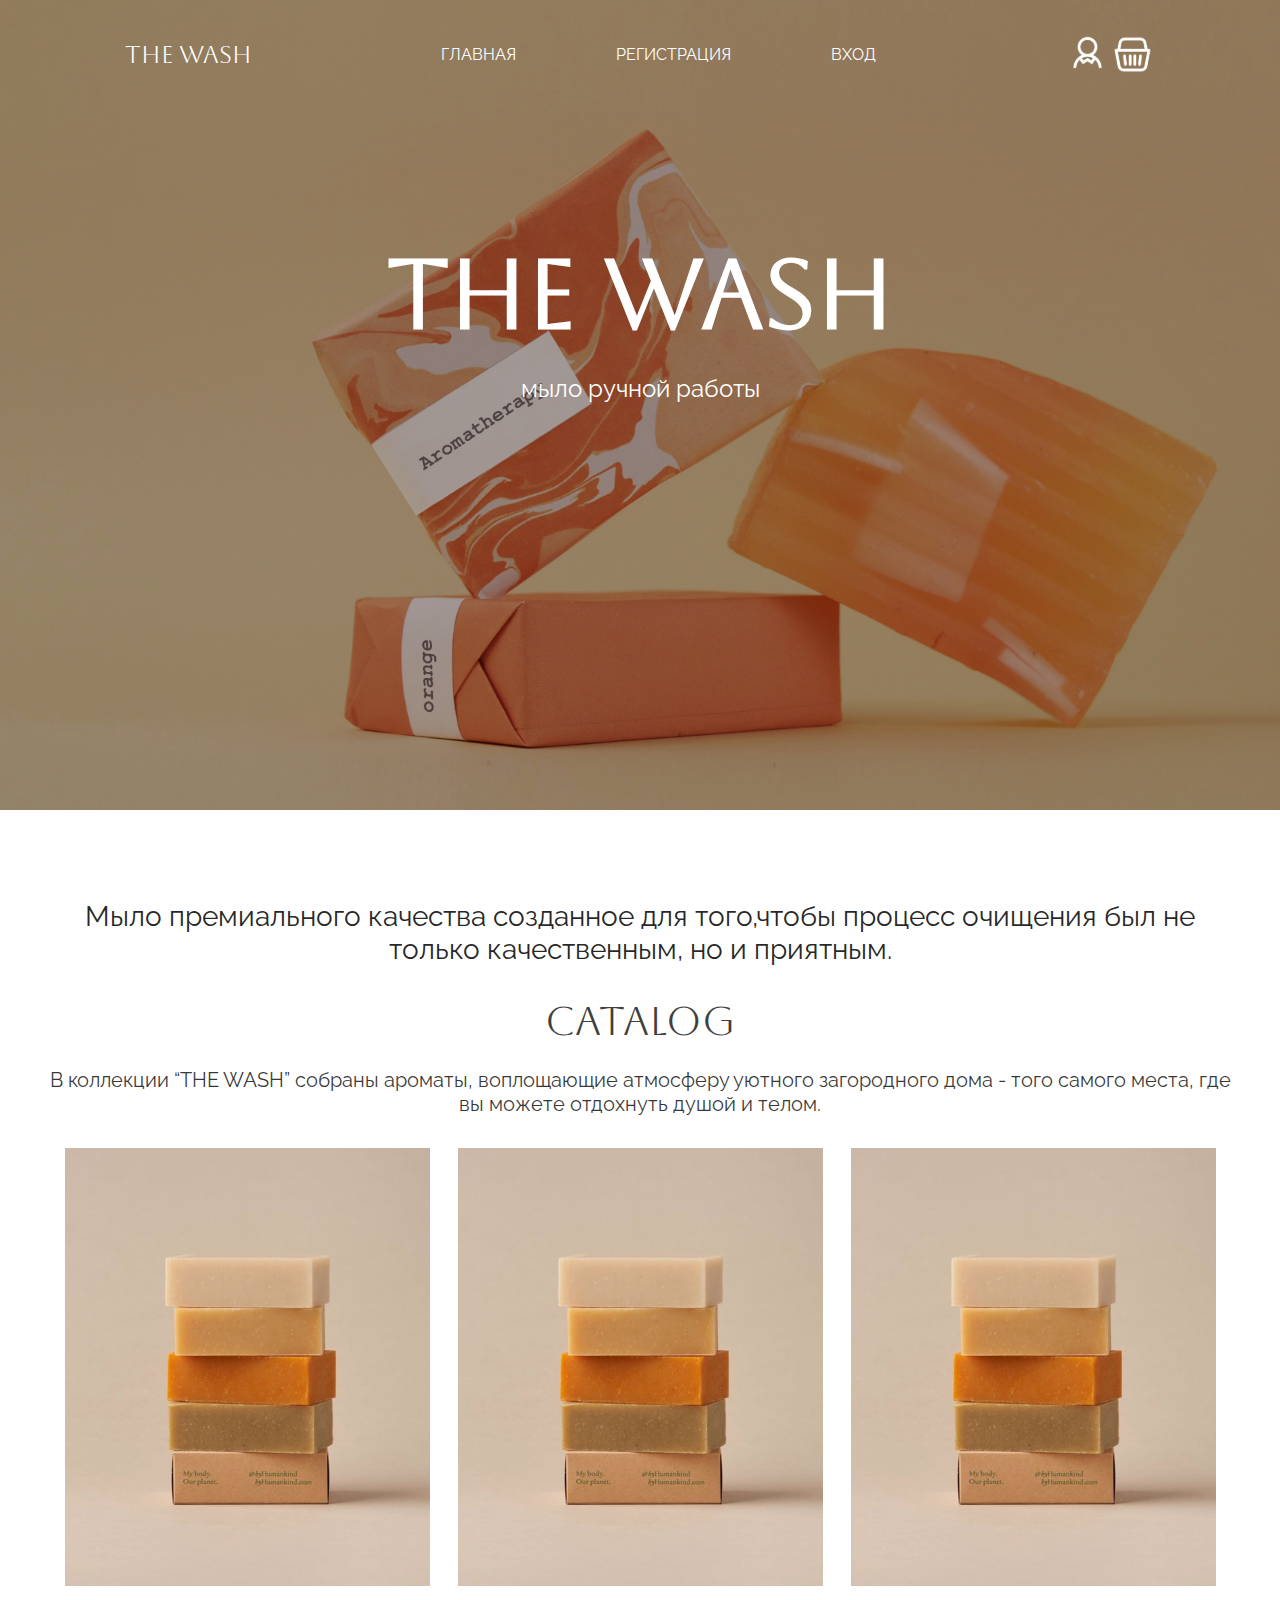
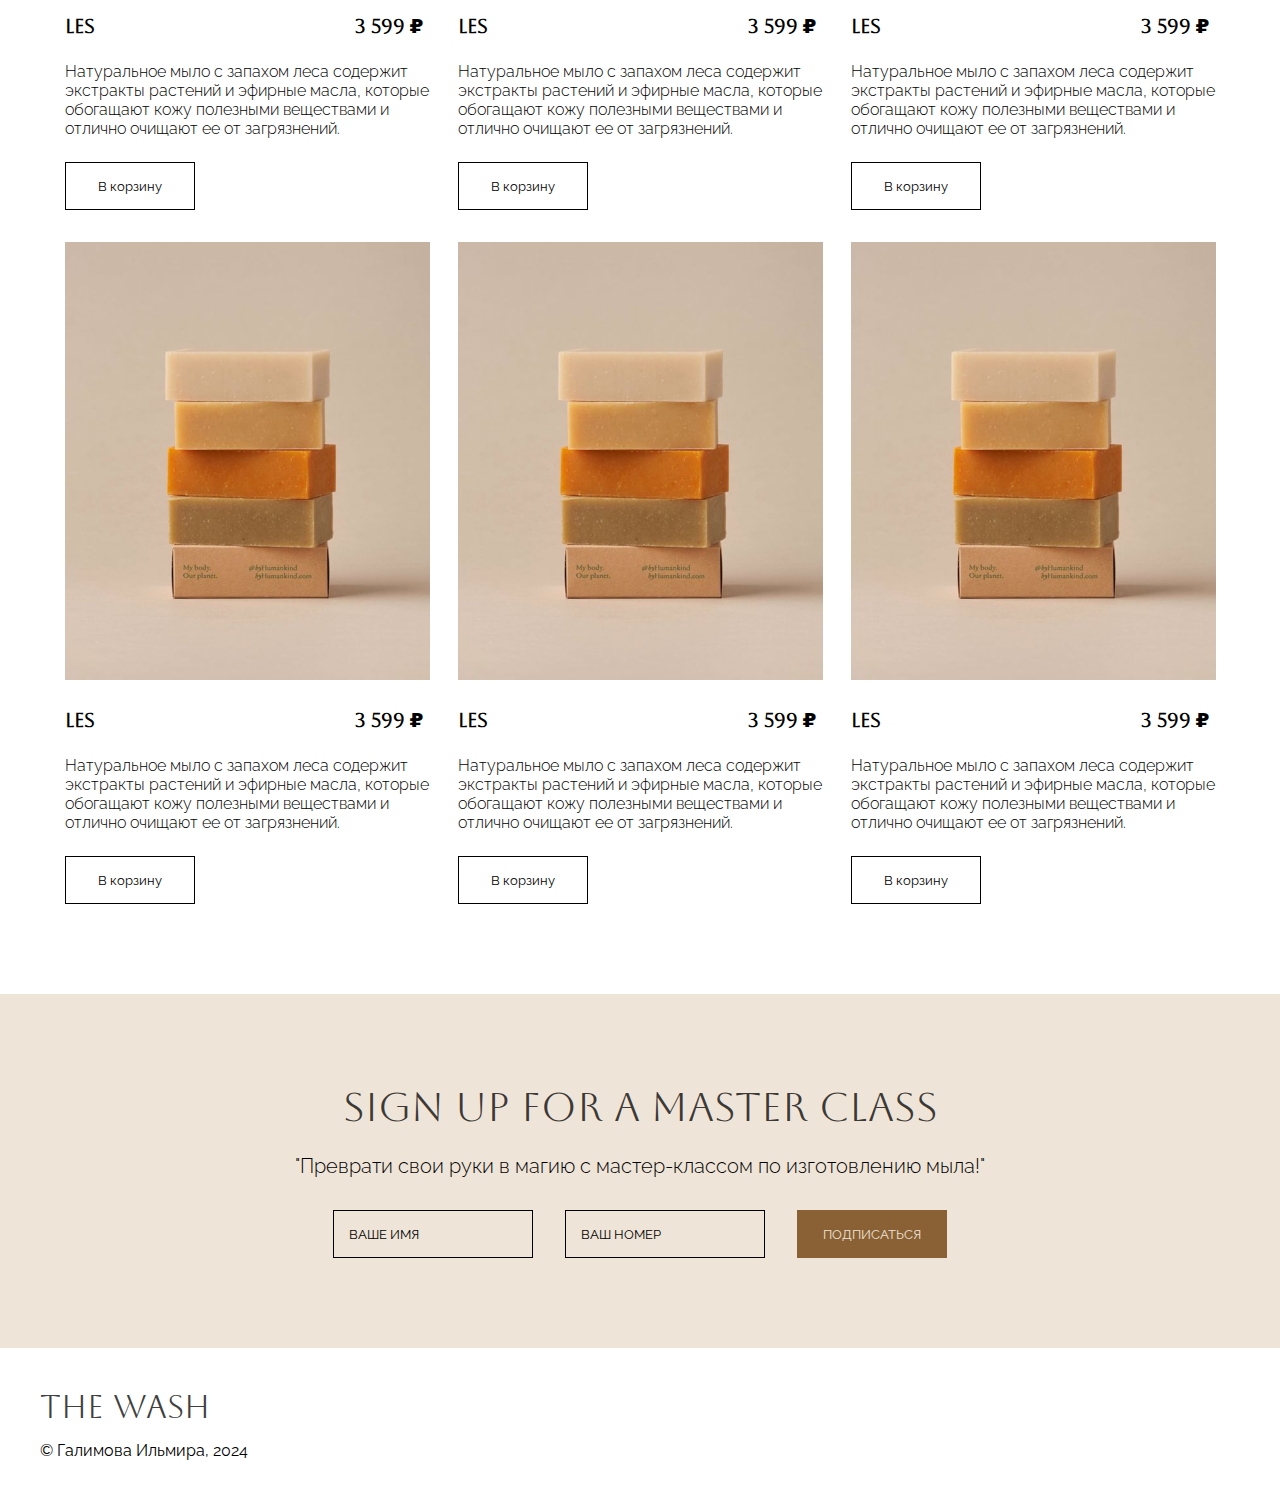
<file: index.html>
<!DOCTYPE html>
<html lang="ru">

<head>
    <meta charset="UTF-8">
    <meta http-equiv="X-UA-Compatible" content="IE=edge">
    <meta name="viewport" content="width=device-width, initial-scale=1.0">
    <link rel="stylesheet" href="assets/css/style.css">
    <link rel="preconnect" href="https://fonts.googleapis.com">
    <link rel="stylesheet" href="https://cdnjs.cloudflare.com/ajax/libs/font-awesome/6.5.1/css/all.min.css"
        integrity="sha512-DTOQO9RWCH3ppGqcWaEA1BIZOC6xxalwEsw9c2QQeAIftl+Vegovlnee1c9QX4TctnWMn13TZye+giMm8e2LwA=="
        crossorigin="anonymous" referrerpolicy="no-referrer" />
    <link rel="preconnect" href="https://fonts.gstatic.com" crossorigin>
    <link href="https://fonts.googleapis.com/css2?family=Raleway:ital,wght@0,100..900;1,100..900&display=swap"
        rel="stylesheet">
    <link rel="preconnect" href="https://fonts.googleapis.com">
    <link rel="preconnect" href="https://fonts.gstatic.com" crossorigin>
    <link
        href="https://fonts.googleapis.com/css2?family=Aboreto&family=Raleway:ital,wght@0,100..900;1,100..900&display=swap"
        rel="stylesheet">
    <title>Мыло ручной работы</title>
</head>

<body>
    <div class="banner">

        

        <div class="header_line">

            

            <a href="index.html">
                <h2>THE WASH</h2>
            </a>

            <i class="fa-solid fa-bars" style="color: #ffffff;"></i>

            <nav>
                <a href="index.html">ГЛАВНАЯ</a>
                <a href="reg.html">РЕГИСТРАЦИЯ</a>
                <a href="sign_in.html">ВХОД</a>
            </nav>

            <div class="icons">
                <a href="admin.html"><img src="assets/media/icons/Administrator Male.svg" alt=""></a>
                <img src="assets/media/icons/Basket.svg" alt="">
            </div>

        </div>

        <div class="banner_content">
            <h1>THE WASH</h1>
            <p>мыло ручной работы</p>
        </div>

        

    </div>
    

    <div class="katalog container">
        <p class="txt">Мыло премиального качества созданное для того,чтобы процесс очищения был не только качественным,
            но и
            приятным.</p>
        <h2>CATALOG</h2>
        <p class="txt2">В коллекции “THE WASH” собраны ароматы, воплощающие атмосферу уютного загородного дома - того
            самого места,
            где вы можете отдохнуть душой и телом.</p>

        <div class="tovar_items">

            <div class="tovar_item">

                <a href="tovar.html"><img src="assets/media/katalog/tov.png" alt=""></a>
                <div class="zag">
                    <h3>LES</h3>
                    <h3>3 599 ₽</h3>
                </div>
                <p>Натуральное мыло с запахом леса содержит экстракты растений и эфирные масла, которые обогащают кожу
                    полезными веществами и отлично очищают ее от загрязнений.</p>
                <button>В корзину</button>

            </div>
            <div class="tovar_item">

                <a href="tovar.html"> <img src="assets/media/katalog/tov.png" alt=""></a>
                <div class="zag">
                    <h3>LES</h3>
                    <h3>3 599 ₽</h3>
                </div>
                <p>Натуральное мыло с запахом леса содержит экстракты растений и эфирные масла, которые обогащают кожу
                    полезными веществами и отлично очищают ее от загрязнений.</p>
                <button>В корзину</button>

            </div>
            <div class="tovar_item">

                <a href="tovar.html"><img src="assets/media/katalog/tov.png" alt=""></a>
                <div class="zag">
                    <h3>LES</h3>
                    <h3>3 599 ₽</h3>
                </div>
                <p>Натуральное мыло с запахом леса содержит экстракты растений и эфирные масла, которые обогащают кожу
                    полезными веществами и отлично очищают ее от загрязнений.</p>
                <button>В корзину</button>

            </div>
        </div>
        <div class="tovar_items">
            <div class="tovar_item">

                <a href="tovar.html">  <img src="assets/media/katalog/tov.png" alt=""></a>
                <div class="zag">
                    <h3>LES</h3>
                    <h3>3 599 ₽</h3>
                </div>
                <p>Натуральное мыло с запахом леса содержит экстракты растений и эфирные масла, которые обогащают кожу
                    полезными веществами и отлично очищают ее от загрязнений.</p>
                <button>В корзину</button>

            </div>
            <div class="tovar_item">

                <a href="tovar.html">  <img src="assets/media/katalog/tov.png" alt=""></a>
                <div class="zag">
                    <h3>LES</h3>
                    <h3>3 599 ₽</h3>
                </div>
                <p>Натуральное мыло с запахом леса содержит экстракты растений и эфирные масла, которые обогащают кожу
                    полезными веществами и отлично очищают ее от загрязнений.</p>
                <button>В корзину</button>

            </div>
            <div class="tovar_item">

                <a href="tovar.html"> <img src="assets/media/katalog/tov.png" alt=""></a>
                <div class="zag">
                    <h3>LES</h3>
                    <h3>3 599 ₽</h3>
                </div>
                <p>Натуральное мыло с запахом леса содержит экстракты растений и эфирные масла, которые обогащают кожу
                    полезными веществами и отлично очищают ее от загрязнений.</p>
                <button>В корзину</button>

            </div>

        </div>

    </div>


    <!-- подписка на мастер класс -->

    <div class="podpiska">
        <div class="podpiska_content">
            <h2>sign up for a master class</h2>
            <p>"Преврати свои руки в магию с мастер-классом по изготовлению мыла!"</p>
        </div>
        <form action="">
            <input type="text" placeholder="ВАШЕ ИМЯ">
            <input type="phone" name="" id="" placeholder="ВАШ НОМЕР">
            <input type="button" value="ПОДПИСАТЬСЯ" class="form_btn">
        </form>
    </div>

    <!-- футер -->

    <footer>

        <a href="index.html">
            <h2>THE WASH</h2>
        </a>
        <p>© Галимова Ильмира, 2024</p>

    </footer>

</body>

</html>
</file>
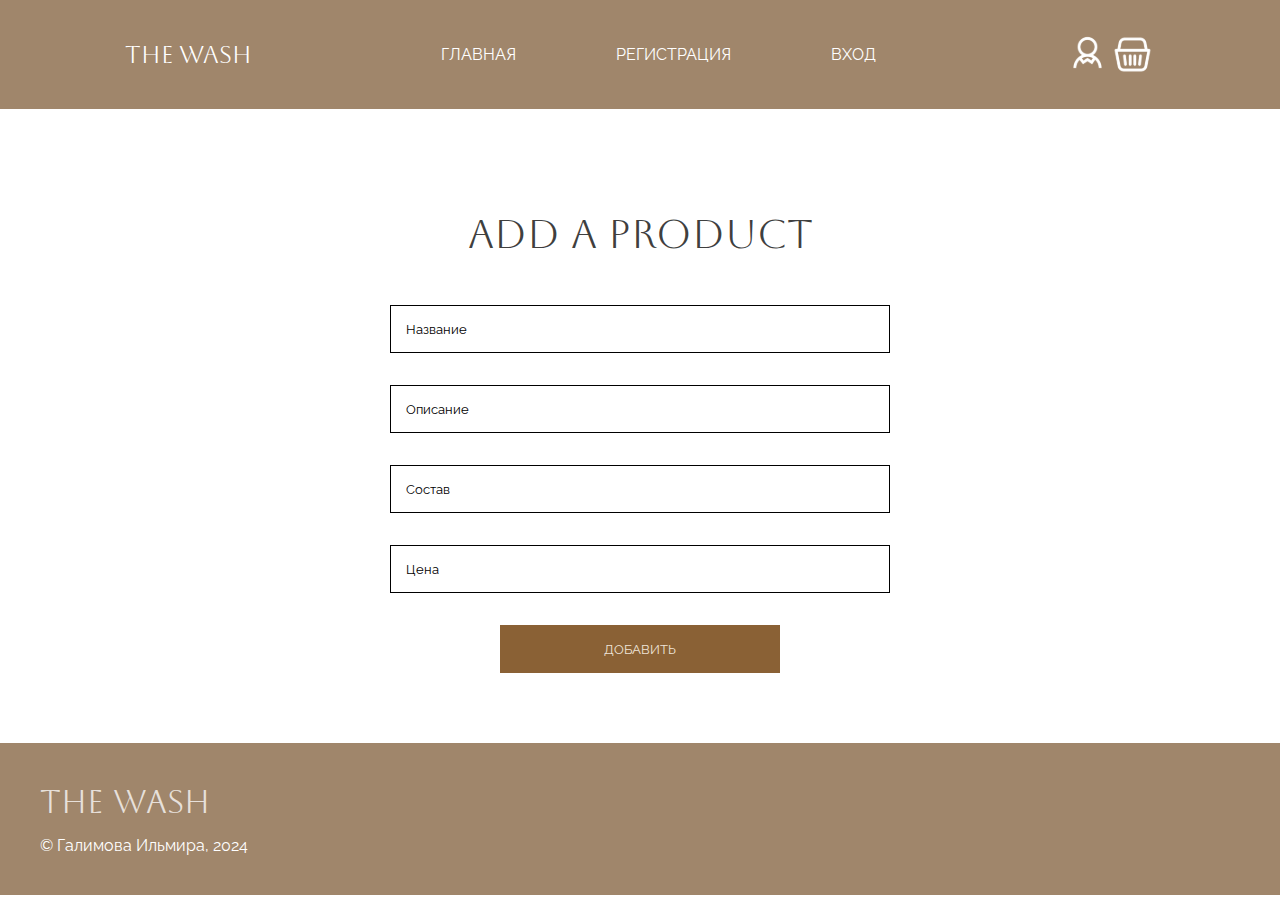
<file: add.html>
<!DOCTYPE html>
<html lang="ru">

<head>
    <meta charset="UTF-8">
    <meta http-equiv="X-UA-Compatible" content="IE=edge">
    <meta name="viewport" content="width=device-width, initial-scale=1.0">
    <link rel="stylesheet" href="assets/css/edit.css">
    <link rel="preconnect" href="https://fonts.googleapis.com">
    <link rel="preconnect" href="https://fonts.gstatic.com" crossorigin>
    <link rel="stylesheet" href="https://cdnjs.cloudflare.com/ajax/libs/font-awesome/6.5.1/css/all.min.css"
        integrity="sha512-DTOQO9RWCH3ppGqcWaEA1BIZOC6xxalwEsw9c2QQeAIftl+Vegovlnee1c9QX4TctnWMn13TZye+giMm8e2LwA=="
        crossorigin="anonymous" referrerpolicy="no-referrer" />
    <link href="https://fonts.googleapis.com/css2?family=Raleway:ital,wght@0,100..900;1,100..900&display=swap"
        rel="stylesheet">
    <link rel="preconnect" href="https://fonts.googleapis.com">
    <link rel="preconnect" href="https://fonts.gstatic.com" crossorigin>
    <link
        href="https://fonts.googleapis.com/css2?family=Aboreto&family=Raleway:ital,wght@0,100..900;1,100..900&display=swap"
        rel="stylesheet">
    <title>Мыло ручной работы</title>
</head>

<body>
    <!-- header -->

    <header>

        <a href="index.html">
            <h2>THE WASH</h2>
        </a>
        <i class="fa-solid fa-bars" style="color: #ffffff;"></i>
        <nav>
            <a href="index.html">ГЛАВНАЯ</a>
            <a href="reg.html">РЕГИСТРАЦИЯ</a>
            <a href="sign_in.html">ВХОД</a>
        </nav>

        <div class="icons">
            <a href="admin.html"> <img src="assets/media/icons/Administrator Male.svg" alt=""></a>
            <img src="assets/media/icons/Basket.svg" alt="">
        </div>
    </header>

<!-- registration -->

<div class="vhod container">

    <div class="vhod_border">

        <h2>ADD a product</h2>

        <form action="">
            <input type="txt" placeholder="Название">
            <input type="txt" placeholder="Описание">
            <input type="txt" placeholder="Состав">
            <input type="price" placeholder="Цена">
            <input type="button" value="ДОБАВИТЬ" class="form_btn">
        </form>
        
    </div>
</div>


 <!-- футер -->

 <footer>

    <a href="index.html">
        <h2>THE WASH</h2>
    </a>
    <p>© Галимова Ильмира, 2024</p>

</footer>

</body>

</html>
</file>
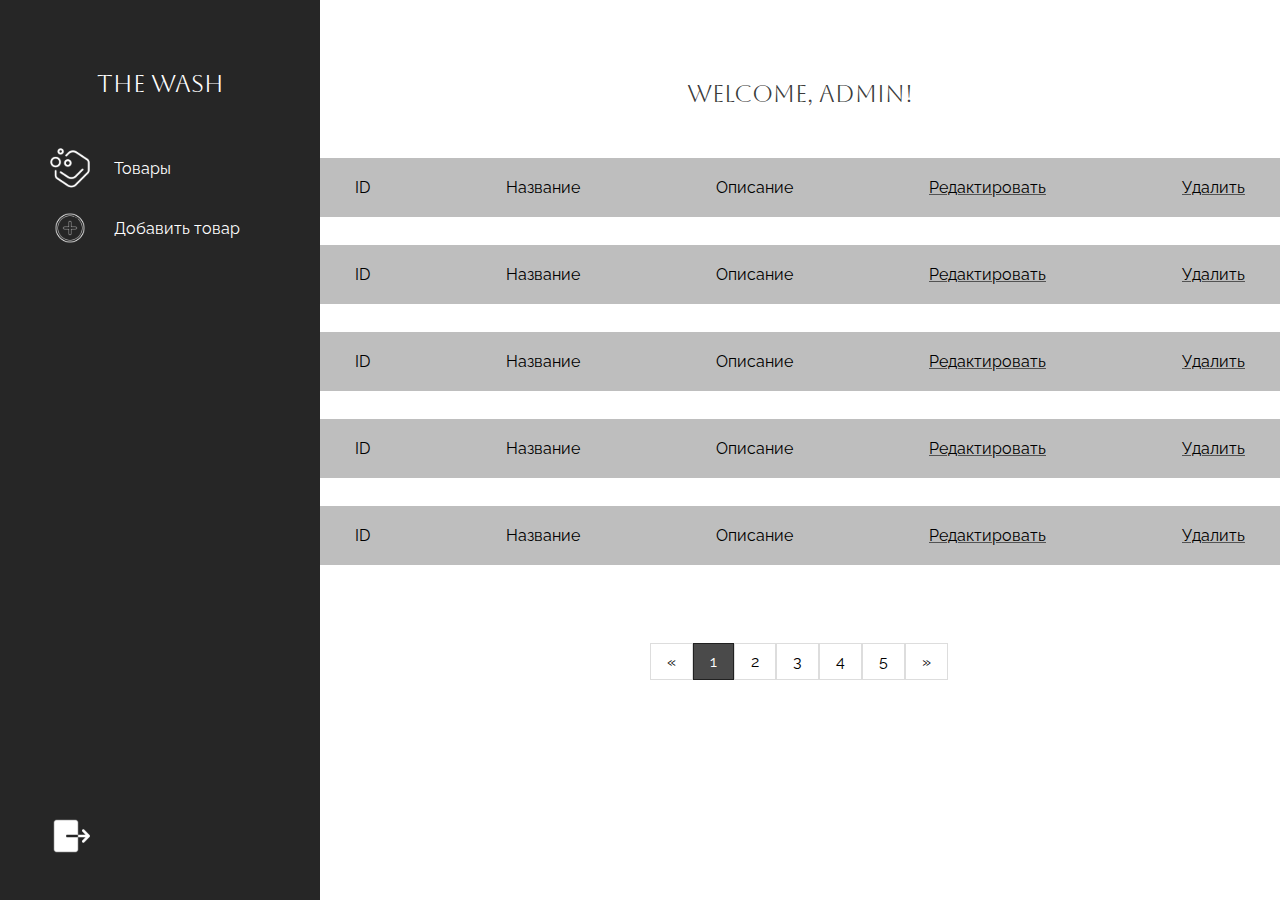
<file: admin.html>
<!DOCTYPE html>
<html lang="ru">

<head>
    <meta charset="UTF-8">
    <meta http-equiv="X-UA-Compatible" content="IE=edge">
    <meta name="viewport" content="width=device-width, initial-scale=1.0">
    <link rel="stylesheet" href="assets/css/admin.css">
    <link rel="preconnect" href="https://fonts.googleapis.com">
    <link rel="preconnect" href="https://fonts.gstatic.com" crossorigin>
    <link rel="stylesheet" href="https://cdnjs.cloudflare.com/ajax/libs/font-awesome/6.5.1/css/all.min.css"
        integrity="sha512-DTOQO9RWCH3ppGqcWaEA1BIZOC6xxalwEsw9c2QQeAIftl+Vegovlnee1c9QX4TctnWMn13TZye+giMm8e2LwA=="
        crossorigin="anonymous" referrerpolicy="no-referrer" />
    <link href="https://fonts.googleapis.com/css2?family=Raleway:ital,wght@0,100..900;1,100..900&display=swap"
        rel="stylesheet">
    <link rel="preconnect" href="https://fonts.googleapis.com">
    <link rel="preconnect" href="https://fonts.gstatic.com" crossorigin>
    <link
        href="https://fonts.googleapis.com/css2?family=Aboreto&family=Raleway:ital,wght@0,100..900;1,100..900&display=swap"
        rel="stylesheet">
    <title>Мыло ручной работы</title>
</head>

<body>

    <div class="admin">
        
        <div class="admin_win">

            <div class="admin_content">
                <h2>THE WASH</h2>
                <div class="icoons">
                    <div class="adm_icon"><img src="assets/media/icons/Soap.svg" alt=""><a href="">Товары</a></div>
                    <div class="adm_icon"> <img src="assets/media/icons/Add.svg" alt=""><a href="add.html">Добавить товар</a>
                    </div>
                </div>
				<div class="admin_exit">
					<a href="index.html"><img src="assets/media/icons/Logout.svg" alt=""></a>
				</div>
            </div>

        </div>
		<div class="block_content">	
            <i class="fa-solid fa-bars" style="color: #000000;"></i>
			<div class="admin_items">

            <h2 class="welcome">WELCOME, ADMIN!</h2>
            

            <div class="admin_item">
                <p>ID</p>
                <p>Название</p>
                <p>Описание</p>
                <a href="edit.html" class="adapt_icon"><img src="assets/media/icons/🦆 icon _pencil_.svg" alt=""></a>
                <a href="del.html" class="adapt_icon"><img src="assets/media/icons/Close.svg" alt=""></a>
                <a href="edit.html" class="ic">Редактировать</a>
                <a href="del.html" class="ic">Удалить</a>
            </div>

            <div class="admin_item">
                <p>ID</p>
                <p>Название</p>
                <p>Описание</p>
                <a href="edit.html" class="adapt_icon"><img src="assets/media/icons/🦆 icon _pencil_.svg" alt=""></a>
                <a href="del.html" class="adapt_icon"><img src="assets/media/icons/Close.svg" alt=""></a>
                <a href="edit.html" class="ic">Редактировать</a>
                <a href="del.html" class="ic">Удалить</a>
            </div>

            <div class="admin_item">
                <p>ID</p>
                <p>Название</p>
                <p>Описание</p>
                <a href="edit.html" class="adapt_icon"><img src="assets/media/icons/🦆 icon _pencil_.svg" alt=""></a>
                <a href="del.html" class="adapt_icon"><img src="assets/media/icons/Close.svg" alt=""></a>
                <a href="edit.html" class="ic">Редактировать</a>
                <a href="del.html" class="ic">Удалить</a>
            </div>

            <div class="admin_item">
                <p>ID</p>
                <p>Название</p>
                <p>Описание</p>
                <a href="edit.html" class="adapt_icon"><img src="assets/media/icons/🦆 icon _pencil_.svg" alt=""></a>
                <a href="del.html" class="adapt_icon"><img src="assets/media/icons/Close.svg" alt=""></a>
                <a href="edit.html" class="ic">Редактировать</a>
                <a href="del.html" class="ic">Удалить</a>
            </div>

            <div class="admin_item">
                <p>ID</p>
                <p>Название</p>
                <p>Описание</p>
                <a href="edit.html" class="adapt_icon"><img src="assets/media/icons/🦆 icon _pencil_.svg" alt=""></a>
                <a href="del.html" class="adapt_icon"><img src="assets/media/icons/Close.svg" alt=""></a>
                <a href="edit.html" class="ic">Редактировать</a>
                <a href="del.html" class="ic">Удалить</a>
            </div>
        </div>

			<div class="pagination">
            <a href="#">&laquo;</a>
            <a href="#" class="active">1</a>
            <a href="#">2</a>
            <a href="#">3</a>
            <a href="#">4</a>
            <a href="#">5</a>
            <a href="#">&raquo;</a>
        </div>
		</div>
    </div>
    
    

</body>

</html>
</file>
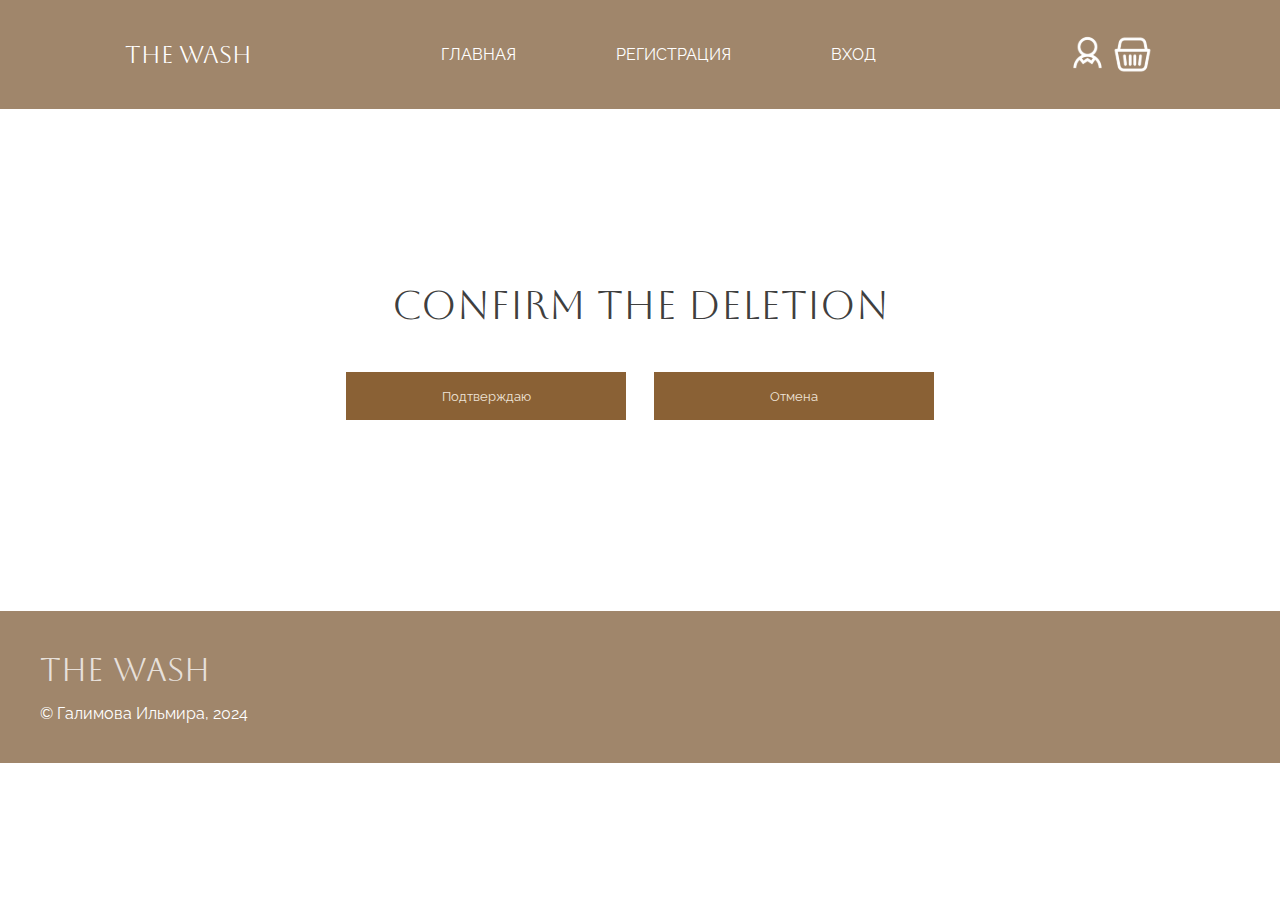
<file: del.html>
<!DOCTYPE html>
<html lang="ru">

<head>
    <meta charset="UTF-8">
    <meta http-equiv="X-UA-Compatible" content="IE=edge">
    <meta name="viewport" content="width=device-width, initial-scale=1.0">
    <link rel="stylesheet" href="assets/css/del.css">
    <link rel="preconnect" href="https://fonts.googleapis.com">
    <link rel="stylesheet" href="https://cdnjs.cloudflare.com/ajax/libs/font-awesome/6.5.1/css/all.min.css"
        integrity="sha512-DTOQO9RWCH3ppGqcWaEA1BIZOC6xxalwEsw9c2QQeAIftl+Vegovlnee1c9QX4TctnWMn13TZye+giMm8e2LwA=="
        crossorigin="anonymous" referrerpolicy="no-referrer" />
    <link rel="preconnect" href="https://fonts.gstatic.com" crossorigin>
    <link href="https://fonts.googleapis.com/css2?family=Raleway:ital,wght@0,100..900;1,100..900&display=swap"
        rel="stylesheet">
    <link rel="preconnect" href="https://fonts.googleapis.com">
    <link rel="preconnect" href="https://fonts.gstatic.com" crossorigin>
    <link
        href="https://fonts.googleapis.com/css2?family=Aboreto&family=Raleway:ital,wght@0,100..900;1,100..900&display=swap"
        rel="stylesheet">
    <title>Мыло ручной работы</title>
</head>

<body>
    <!-- header -->

    <header>

        <a href="index.html">
            <h2>THE WASH</h2>
        </a>

        <i class="fa-solid fa-bars" style="color: #ffffff;"></i>

        <nav>
            <a href="index.html">ГЛАВНАЯ</a>
            <a href="reg.html">РЕГИСТРАЦИЯ</a>
            <a href="sign_in.html">ВХОД</a>
        </nav>

        <div class="icons">
            <a href="admin.html"> <img src="assets/media/icons/Administrator Male.svg" alt=""></a>
            <img src="assets/media/icons/Basket.svg" alt="">
        </div>
    </header>

    <!-- registration -->

    <div class="vhod container">
        <h2>confirm the deletion</h2>

        <div class="vhod_border">

            <button class="form_btn">Подтверждаю</button>
            <button class="form_btn">Отмена</button>

        </div>
    </div>


    <!-- футер -->

    <footer>


        <a href="index.html">
            <h2>THE WASH</h2>
        </a>
        <p>© Галимова Ильмира, 2024</p>

    </footer>

</body>

</html>
</file>
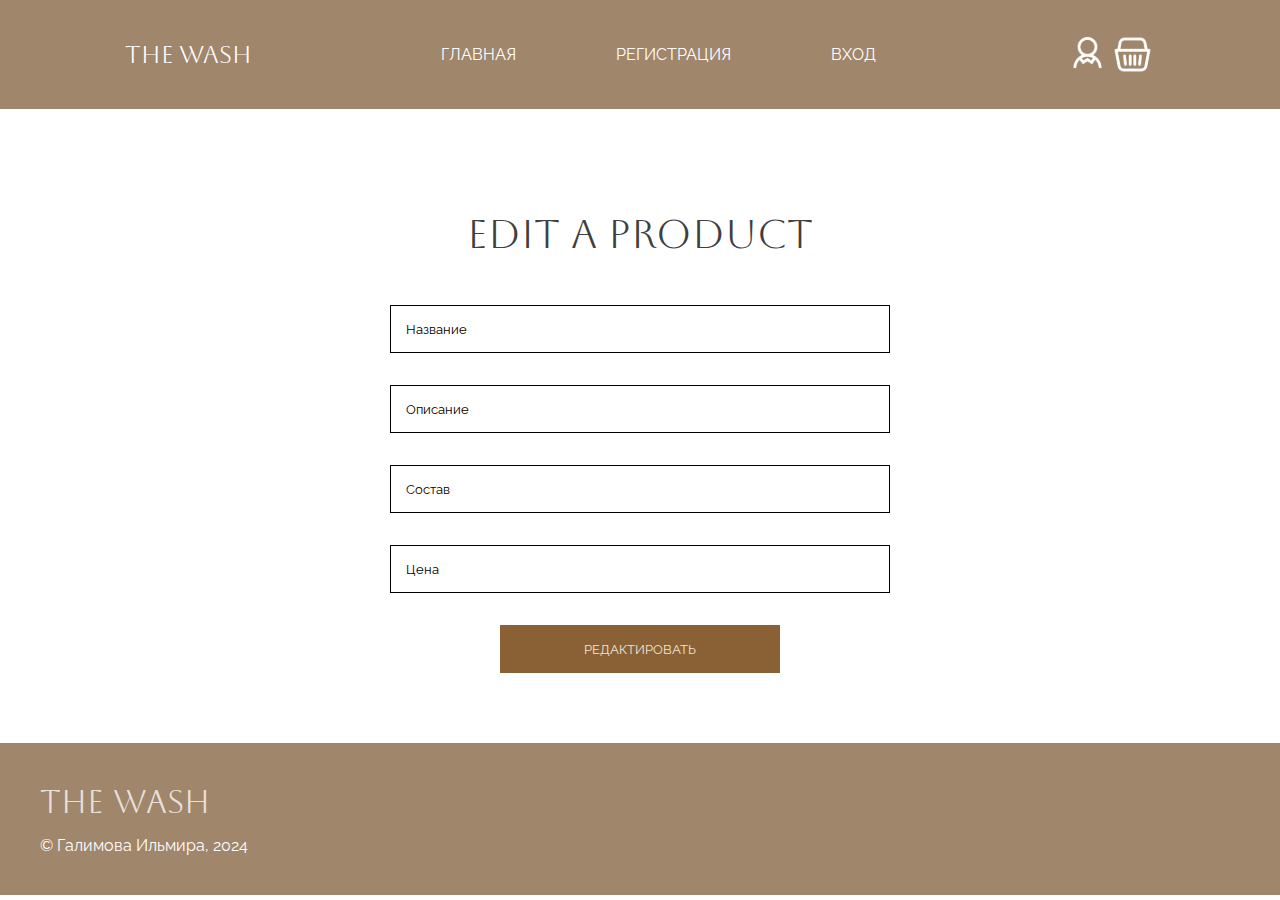
<file: edit.html>
<!DOCTYPE html>
<html lang="ru">

<head>
    <meta charset="UTF-8">
    <meta http-equiv="X-UA-Compatible" content="IE=edge">
    <meta name="viewport" content="width=device-width, initial-scale=1.0">
    <link rel="stylesheet" href="assets/css/edit.css">
    <link rel="preconnect" href="https://fonts.googleapis.com">
    <link rel="preconnect" href="https://fonts.gstatic.com" crossorigin>
    <link rel="stylesheet" href="https://cdnjs.cloudflare.com/ajax/libs/font-awesome/6.5.1/css/all.min.css"
        integrity="sha512-DTOQO9RWCH3ppGqcWaEA1BIZOC6xxalwEsw9c2QQeAIftl+Vegovlnee1c9QX4TctnWMn13TZye+giMm8e2LwA=="
        crossorigin="anonymous" referrerpolicy="no-referrer" />
    <link href="https://fonts.googleapis.com/css2?family=Raleway:ital,wght@0,100..900;1,100..900&display=swap"
        rel="stylesheet">
    <link rel="preconnect" href="https://fonts.googleapis.com">
    <link rel="preconnect" href="https://fonts.gstatic.com" crossorigin>
    <link
        href="https://fonts.googleapis.com/css2?family=Aboreto&family=Raleway:ital,wght@0,100..900;1,100..900&display=swap"
        rel="stylesheet">
    <title>Мыло ручной работы</title>
</head>

<body>
    <!-- header -->

    <header>

        <a href="index.html">
            <h2>THE WASH</h2>
        </a>
        <i class="fa-solid fa-bars" style="color: #ffffff;"></i>
        <nav>
            <a href="index.html">ГЛАВНАЯ</a>
            <a href="reg.html">РЕГИСТРАЦИЯ</a>
            <a href="sign_in.html">ВХОД</a>
        </nav>

        <div class="icons">
            <a href="admin.html"> <img src="assets/media/icons/Administrator Male.svg" alt=""></a>
            <img src="assets/media/icons/Basket.svg" alt="">
        </div>
    </header>

<!-- registration -->

<div class="vhod container">

    <div class="vhod_border">

        <h2>EDIT a product</h2>

        <form action="">
            <input type="txt" placeholder="Название">
            <input type="txt" placeholder="Описание">
            <input type="txt" placeholder="Состав">
            <input type="price" placeholder="Цена">
            <input type="button" value="РЕДАКТИРОВАТЬ" class="form_btn">
        </form>
        
    </div>
</div>


 <!-- футер -->

 <footer>

    <a href="index.html">
        <h2>THE WASH</h2>
    </a>
    <p>© Галимова Ильмира, 2024</p>

</footer>

</body>

</html>
</file>
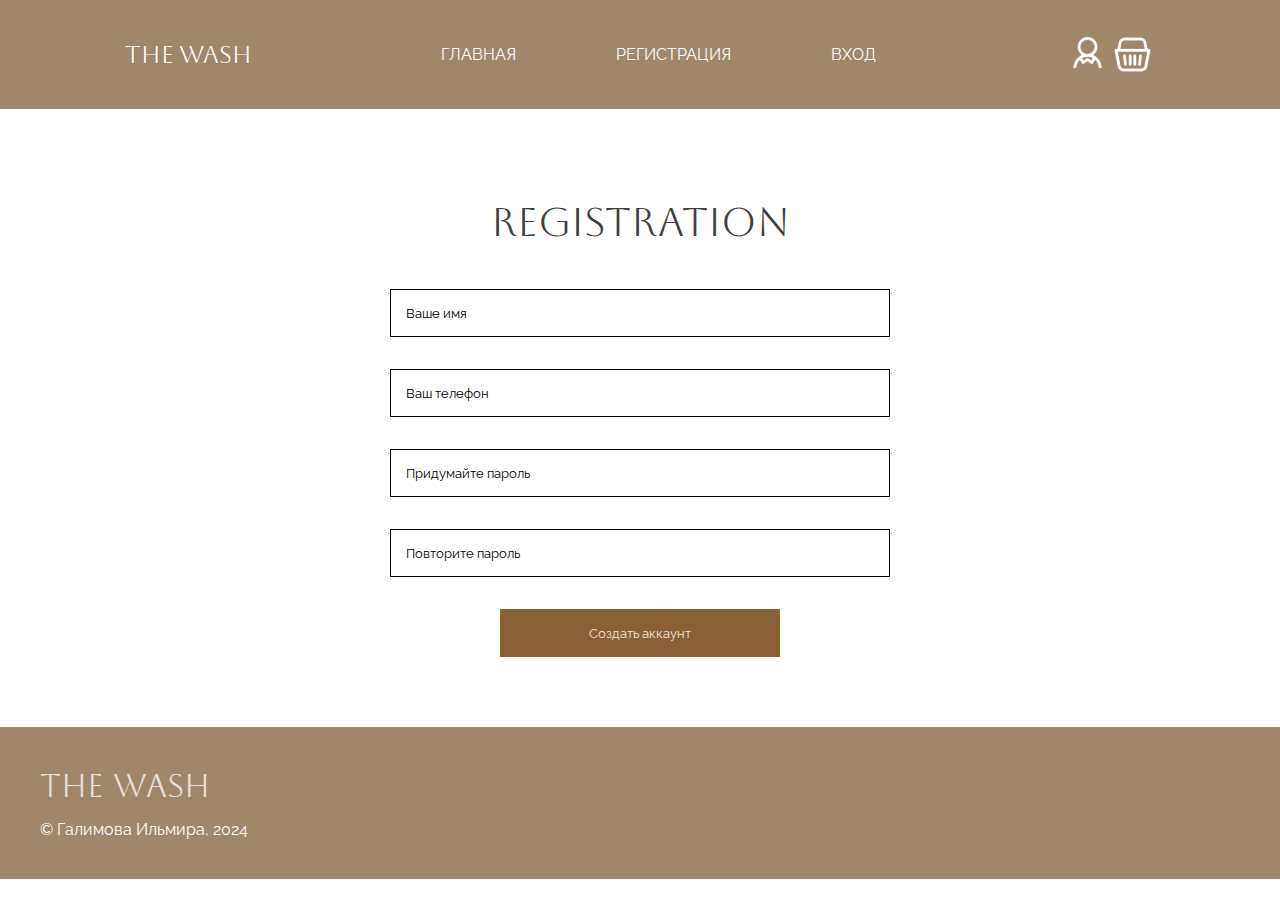
<file: reg.html>
<!DOCTYPE html>
<html lang="ru">

<head>
    <meta charset="UTF-8">
    <meta http-equiv="X-UA-Compatible" content="IE=edge">
    <meta name="viewport" content="width=device-width, initial-scale=1.0">
    <link rel="stylesheet" href="assets/css/reg.css">
    <link rel="stylesheet" href="https://cdnjs.cloudflare.com/ajax/libs/font-awesome/6.5.1/css/all.min.css"
        integrity="sha512-DTOQO9RWCH3ppGqcWaEA1BIZOC6xxalwEsw9c2QQeAIftl+Vegovlnee1c9QX4TctnWMn13TZye+giMm8e2LwA=="
        crossorigin="anonymous" referrerpolicy="no-referrer" />
    <link rel="preconnect" href="https://fonts.googleapis.com">
    <link rel="preconnect" href="https://fonts.gstatic.com" crossorigin>
    <link href="https://fonts.googleapis.com/css2?family=Raleway:ital,wght@0,100..900;1,100..900&display=swap"
        rel="stylesheet">
    <link rel="preconnect" href="https://fonts.googleapis.com">
    <link rel="preconnect" href="https://fonts.gstatic.com" crossorigin>
    <link
        href="https://fonts.googleapis.com/css2?family=Aboreto&family=Raleway:ital,wght@0,100..900;1,100..900&display=swap"
        rel="stylesheet">
    <title>Мыло ручной работы</title>
</head>

<body>
    <!-- header -->

    <header>

        <a href="index.html">
            <h2>THE WASH</h2>
        </a>

        <i class="fa-solid fa-bars" style="color: #ffffff;"></i>

        <nav>
            <a href="index.html">ГЛАВНАЯ</a>
            <a href="reg.html">РЕГИСТРАЦИЯ</a>
            <a href="sign_in.html">ВХОД</a>
        </nav>

        <div class="icons">
            <a href="admin.html"> <img src="assets/media/icons/Administrator Male.svg" alt=""></a>
            <img src="assets/media/icons/Basket.svg" alt="">
        </div>
    </header>

<!-- registration -->

<div class="vhod container">

    <div class="vhod_border">

        <h2>REGISTRATION</h2>

        <form action="">
            <input type="txt" placeholder="Ваше имя">
            <input type="phone" placeholder="Ваш телефон">
            <input type="password" placeholder="Придумайте пароль">
            <input type="password" placeholder="Повторите пароль">
            <input type="button" value="Создать аккаунт" class="form_btn">
        </form>
        
    </div>
</div>


 <!-- футер -->

 <footer>

    <a href="index.html">
        <h2>THE WASH</h2>
    </a>
    <p>© Галимова Ильмира, 2024</p>

</footer>

</body>

</html>
</file>
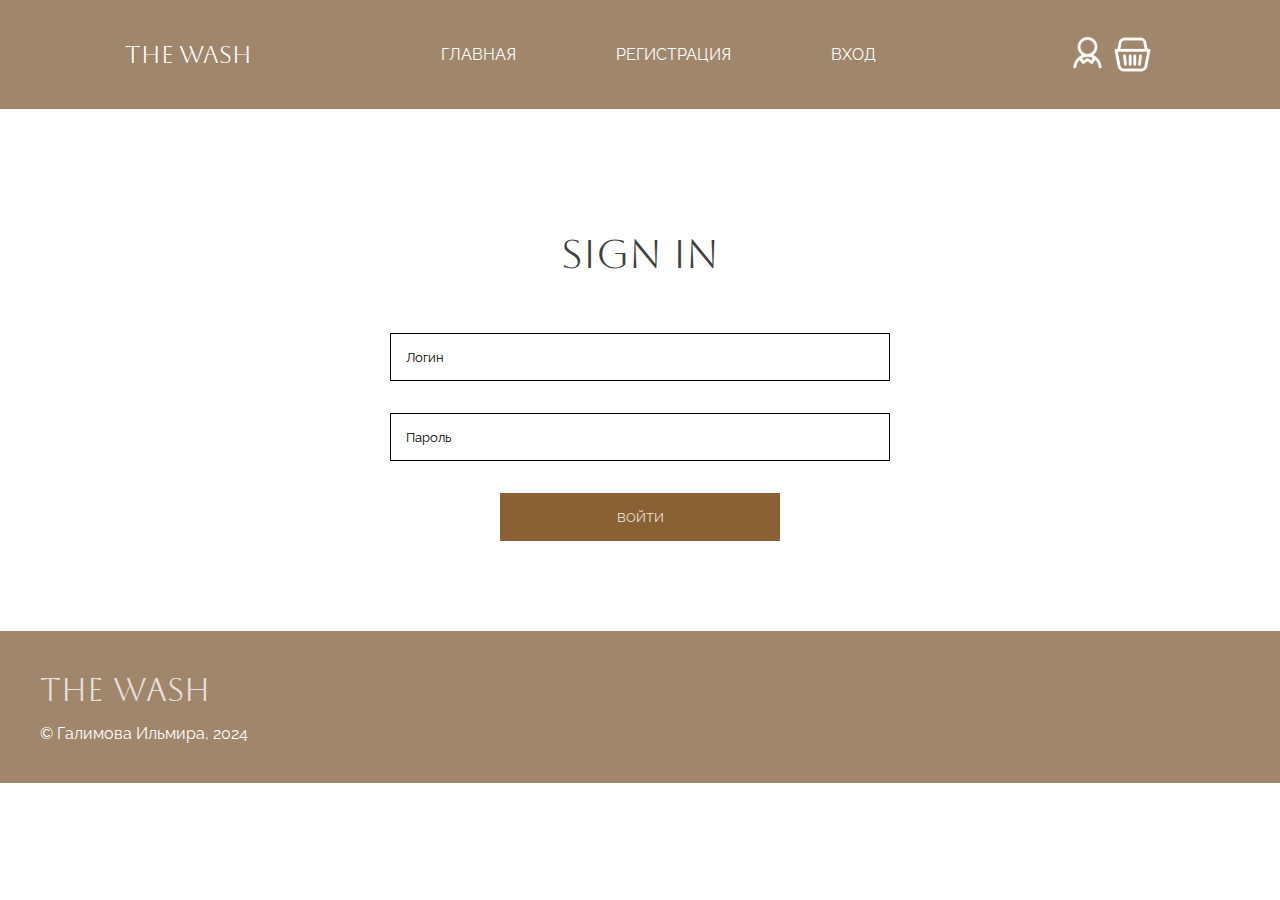
<file: sign_in.html>
<!DOCTYPE html>
<html lang="ru">

<head>
    <meta charset="UTF-8">
    <meta http-equiv="X-UA-Compatible" content="IE=edge">
    <meta name="viewport" content="width=device-width, initial-scale=1.0">
    <link rel="stylesheet" href="assets/css/sign_in.css">
    <link rel="stylesheet" href="https://cdnjs.cloudflare.com/ajax/libs/font-awesome/6.5.1/css/all.min.css"
        integrity="sha512-DTOQO9RWCH3ppGqcWaEA1BIZOC6xxalwEsw9c2QQeAIftl+Vegovlnee1c9QX4TctnWMn13TZye+giMm8e2LwA=="
        crossorigin="anonymous" referrerpolicy="no-referrer" />
    <link rel="preconnect" href="https://fonts.googleapis.com">
    <link rel="preconnect" href="https://fonts.gstatic.com" crossorigin>
    <link href="https://fonts.googleapis.com/css2?family=Raleway:ital,wght@0,100..900;1,100..900&display=swap"
        rel="stylesheet">
    <link rel="preconnect" href="https://fonts.googleapis.com">
    <link rel="preconnect" href="https://fonts.gstatic.com" crossorigin>
    <link
        href="https://fonts.googleapis.com/css2?family=Aboreto&family=Raleway:ital,wght@0,100..900;1,100..900&display=swap"
        rel="stylesheet">
    <title>Мыло ручной работы</title>
</head>

<body>
    <!-- header -->

    <header>

        <a href="index.html">
            <h2>THE WASH</h2>
        </a>

        <i class="fa-solid fa-bars" style="color: #ffffff;"></i>

        <nav>
            <a href="index.html">ГЛАВНАЯ</a>
            <a href="reg.html">РЕГИСТРАЦИЯ</a>
            <a href="sign_in.html">ВХОД</a>
        </nav>

        <div class="icons">
            <a href="admin.html"> <img src="assets/media/icons/Administrator Male.svg" alt=""></a>
            <img src="assets/media/icons/Basket.svg" alt="">
        </div>
    </header>

    <!-- вход -->

    <div class="vhod container">

        <div class="vhod_border">

            <h2>SIGN IN</h2>

            <form action="">
                <input type="phone" placeholder="Логин">
                <input type="password" placeholder="Пароль">
                <input type="button" value="ВОЙТИ" class="form_btn">
            </form>
            
        </div>
    </div>

    <!-- футер -->

    <footer>

        <a href="index.html">
            <h2>THE WASH</h2>
        </a>
        <p>© Галимова Ильмира, 2024</p>

    </footer>

</body>

</html>
</file>
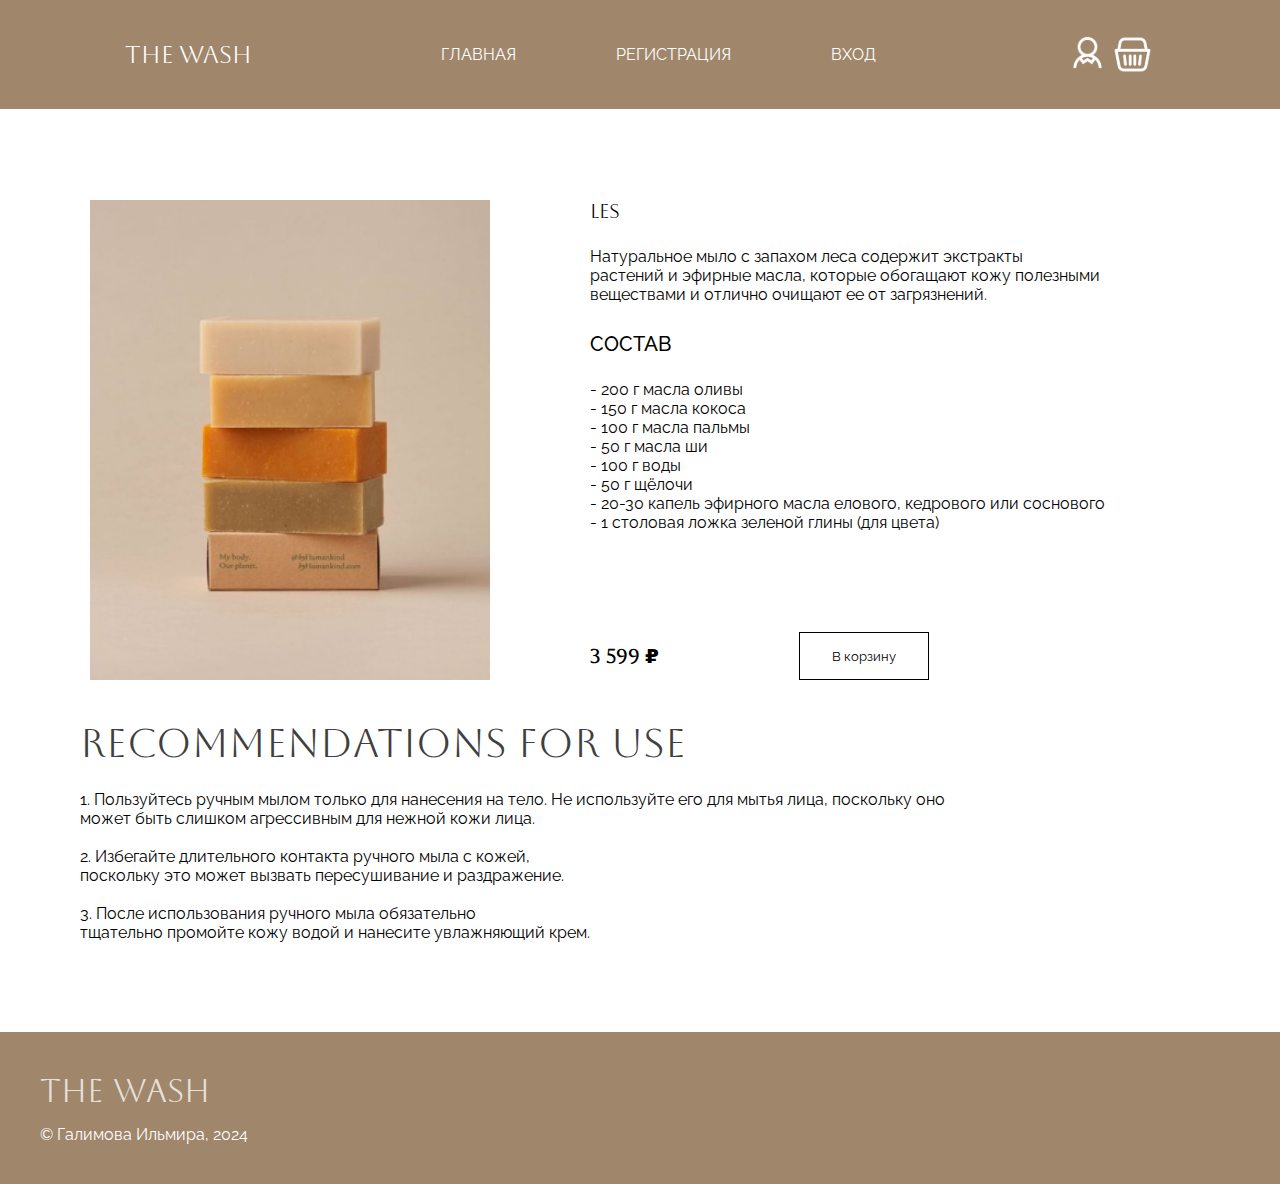
<file: tovar.html>
<!DOCTYPE html>
<html lang="ru">

<head>
    <meta charset="UTF-8">
    <meta http-equiv="X-UA-Compatible" content="IE=edge">
    <meta name="viewport" content="width=device-width, initial-scale=1.0">
    <link rel="stylesheet" href="assets/css/tovar.css">
    <link rel="stylesheet" href="https://cdnjs.cloudflare.com/ajax/libs/font-awesome/6.5.1/css/all.min.css"
        integrity="sha512-DTOQO9RWCH3ppGqcWaEA1BIZOC6xxalwEsw9c2QQeAIftl+Vegovlnee1c9QX4TctnWMn13TZye+giMm8e2LwA=="
        crossorigin="anonymous" referrerpolicy="no-referrer" />
    <link rel="preconnect" href="https://fonts.googleapis.com">
    <link rel="preconnect" href="https://fonts.gstatic.com" crossorigin>
    <link href="https://fonts.googleapis.com/css2?family=Raleway:ital,wght@0,100..900;1,100..900&display=swap"
        rel="stylesheet">
    <link rel="preconnect" href="https://fonts.googleapis.com">
    <link rel="preconnect" href="https://fonts.gstatic.com" crossorigin>
    <link
        href="https://fonts.googleapis.com/css2?family=Aboreto&family=Raleway:ital,wght@0,100..900;1,100..900&display=swap"
        rel="stylesheet">
    <title>Мыло ручной работы</title>
</head>

<body>
    <!-- header -->

    <header>

        <a href="index.html">
            <h2>THE WASH</h2>
        </a>

        <i class="fa-solid fa-bars" style="color: #ffffff;"></i>

        <nav>
            <a href="index.html">ГЛАВНАЯ</a>
            <a href="reg.html">РЕГИСТРАЦИЯ</a>
            <a href="sign_in.html">ВХОД</a>
        </nav>

        <div class="icons">
            <a href="admin.html"> <img src="assets/media/icons/Administrator Male.svg" alt=""></a>
            <img src="assets/media/icons/Basket.svg" alt="">
        </div>
    </header>

    <!-- tovar -->

    <div class="tovar container">

        <div class="tov">

        <img src="assets/media/katalog/tov.png" alt="">

        <div class="tovar_content">

            <h3 class="les">LES</h3>
            <p>Натуральное мыло с запахом леса содержит экстракты<br> растений и эфирные масла, которые обогащают кожу
                полезными веществами и отлично очищают ее от загрязнений.</p>
            <h3 class="sostav">СОСТАВ</h3>
            <p>- 200 г масла оливы<br>
                - 150 г масла кокоса<br>
                - 100 г масла пальмы<br>
                - 50 г масла ши<br>
                - 100 г воды<br>
                - 50 г щёлочи<br>
                - 20-30 капель эфирного масла елового, кедрового или соснового<br>
                - 1 столовая ложка зеленой глины (для цвета)</p>

            <div class="zag">

                <h3>3 599 ₽</h3>
                <button>В корзину</button>

            </div>
        </div>
    
    </div>

        <h2>recommendations for use</h2>
        <p class="tov_txt"> 1. Пользуйтесь ручным мылом только для нанесения на тело. Не используйте его для мытья лица, поскольку оно<br>
            может быть слишком агрессивным для нежной кожи лица. <br><br>
            2. Избегайте длительного контакта ручного мыла с кожей,<br>
            поскольку это может вызвать пересушивание и раздражение.<br><br>
            3. После использования ручного мыла обязательно<br>
            тщательно промойте кожу водой и нанесите увлажняющий крем.</p>

    </div>

    <!-- футер -->

    <footer>

        <a href="index.html">
            <h2>THE WASH</h2>
        </a>
        <p>© Галимова Ильмира, 2024</p>

    </footer>

</body>

</html>
</file>
<file: assets/css/style.css>
* {
    margin: 0;
    padding: 0;
    box-sizing: border-box;
    transition: .5s;
    list-style: none;
    text-decoration: none;
    font-family: "Raleway", sans-serif;
}

.container {
    max-width: 1200px;
    margin: 0 auto;
}

.banner {
    background-image: url(../media/banner/banner.png);
    background-size: cover;
    height: 90vh;

}

.header_line {
    display: flex;
    align-items: center;
    justify-content: space-around;
    padding: 30px;
}

.header_line  h2 {
    color: white;
    font-family: "Aboreto", system-ui;
    font-weight: 400;

}

nav {
    display: flex;
    align-items: center;
    justify-content: center;
    gap: 100px;
    font-family: "Raleway", sans-serif;
   
}

nav a {
    font-size: 16px;
    color: white;
}

nav a:hover {
    color: rgb(35, 35, 35);
}

.icons {
    display: flex;
    align-items: center;
    justify-content: right;
    cursor: pointer;
}

.banner_content {
    display: flex;
    align-items: center;
    justify-content: center;
    flex-direction: column;
    gap: 24px;
    
}

h1 {
    color: white;
    font-size: 96px;
    font-family: "Aboreto", system-ui;
    padding-top: 130px;
}

.banner_content p {
    color: white;
    font-size: 24px;
    
}

/* каталог */

.katalog {
    padding: 90px 0;
    margin: 0 auto;

    display: flex;
    align-items: center;
    flex-direction: column;
}

.txt {
    text-align: center;
    font-size: 28px;
    color: #000000dc;
    font-family: "Raleway", sans-serif;
}

.katalog h2 {
    color: rgba(0, 0, 0, 0.76);
    font-size: 40px;
    font-family: "Aboreto", system-ui;
    text-align: center;
    padding-top: 32px;
    padding-bottom: 24px;
    font-weight: 400;
}



.txt2 {
    text-align: center;
    font-size: 20px;
    color: #000000cb;
    font-family: "Raleway", sans-serif;
}

.tovar_items {
    display: flex;
    align-items: center;
    justify-content: center;
    padding-top: 32px;
    gap: 28px;
}

.tovar_item p {
    width: 365px;
    font-family: "Raleway", sans-serif;
    font-size: 16px;
    font-weight: 300;
}

.tovar_item {
    display: flex;
    flex-direction: column;
    gap: 24px;
}

.zag {
    display: flex;
    gap: 260px;
}

.zag h3 {
    font-family: "Aboreto", system-ui;
    font-size: 20px;
}

button {
    border: 1px solid #000;
    color: #000;
    padding: 15px;
    width: 130px;
    text-align: center;
    background-color: transparent;
}

button:hover {
    border: 1px solid #8A6135;
    color: white;
    background-color: #8A6135;
}

/* мастер_класс */

.podpiska {
    padding: 90px 0;
    margin: 0 auto;
    background-color: #EFE4D8;
}

.podpiska_content {
    display: flex;
    align-items: center;
    justify-content: center;
    flex-direction: column;
    gap: 24px;
}

.podpiska_content h2 {
    color: rgba(0, 0, 0, 0.76);
    font-size: 40px;
    font-family: "Aboreto", system-ui;
    text-align: center;
    font-weight: 400;
}

.podpiska_content p {
    font-family: "Raleway", sans-serif;
    font-size: 20px;
    font-weight: 300;
}

form {
    display: flex;
    align-items: center;
    justify-content: center;
    gap: 32px;
    padding-top: 32px;
}

input {
    border: 1px solid #000;
    padding: 15px;
    background-color: transparent;
    color: #000;
    width: 200px;
    
}

::-webkit-input-placeholder { 
    color:    #000;
}

.form_btn {
    padding: 15px;
    width: 150px;
    background-color:#8A6135;
    border: 1px solid #8A6135;
    color: #EFE4D8;
}

.form_btn:hover {
    border: 1px solid #000;
    background-color: transparent;
    color: #000;
    cursor: pointer;
}

.fa-solid.fa-bars {
    display: none;
    font-size: 24px;
    cursor: pointer;
}

/* футер */

footer {
    padding: 40px;
}

footer h2 {
    color: rgba(0, 0, 0, 0.76);
    font-size: 32px;
    font-family: "Aboreto", system-ui;
    font-weight: 400;
    padding-bottom: 16px;
}


@media (max-width:400px) {
    .banner {
        background-image: url(../media/banner/banner_adapt.png);
        background-size: cover;
        height: 40vh;
    }

    .fa-solid.fa-bars {
        display: block;
    }



    nav, .icons {
        display: none;
    }

    .banner_content {
        display: flex;
        align-items: center;
        justify-content: center;
        flex-direction: column;
        gap: 20px;

    }
    
    h1 {
        color: white;
        font-size: 40px;
        font-family: "Aboreto", system-ui;
        padding-top: 20px;
    }
    
    .banner_content p {
        color: white;
        font-size: 10px; 
    }


    .txt {
        font-size: 16px;
        
    }

    .katalog h2 {
        font-size: 28px;
    }

    .txt2 {
        font-size: 10px;
        width: 300px;

    }

    .tovar_items {
        flex-wrap: wrap;
    }

    .tovar_item p {
        width: 300px;
        font-size: 14px;
        font-weight: 300;
    }

    .zag {
        display: flex;
        gap: 200px;
    }

    .fa-solid.fa-bars {
        display: block;
    }

    .tovar_item img {
        width: 300px;
    }

    .podpiska_content h2 {
        font-size: 24px;
    }

    .podpiska_content p {
        font-size: 14px;
        text-align: center;
    }

    form {
        display: flex;
        align-items: center;
        flex-direction: column;
    }

}
</file>
<file: assets/css/edit.css>
* {
    margin: 0;
    padding: 0;
    box-sizing: border-box;
    transition: .5s;
    list-style: none;
    text-decoration: none;
    font-family: "Raleway", sans-serif;
}

.container {
    max-width: 1200px;
    margin: 0 auto;
}

header {
    background-color: #A0866B;
}

header {
    display: flex;
    align-items: center;
    justify-content: space-around;
    padding: 30px;
}

header h2 {
    color: white;
    font-family: "Aboreto", system-ui;
    font-weight: 400;

}

nav {
    display: flex;
    align-items: center;
    justify-content: center;
    gap: 100px;
    font-family: "Raleway", sans-serif;

}

nav a {
    font-size: 16px;
    color: white;
}

nav a:hover {
    color: rgb(35, 35, 35);
}

.icons {
    display: flex;
    align-items: center;
    justify-content: right;
    cursor: pointer;
}

.vhod {
    padding: 70px 0;
    margin: 0 auto;
}



.vhod h2 {
    color: rgba(0, 0, 0, 0.76);
    font-size: 40px;
    font-family: "Aboreto", system-ui;
    text-align: center;
    padding-top: 32px;
    padding-bottom: 24px;
    font-weight: 400;

}

form {
    display: flex;
    align-items: center;
    justify-content: center;
    flex-direction: column;
    gap: 32px;
    padding-top: 24px;
}

input {
    border: 1px solid #000;
    padding: 15px;
    background-color: transparent;
    color: #000;
    width: 500px;
    
}

::-webkit-input-placeholder { 
    color:    #000;
}

.form_btn {
    padding: 15px;
    width: 280px;
    background-color:#8A6135;
    border: 1px solid #8A6135;
    color: #EFE4D8;
}

.form_btn:hover {
    border: 1px solid #000;
    background-color: transparent;
    color: #000;
    cursor: pointer;
}

footer {
    padding: 40px;
    background-color: #A0866B;
}

footer h2 {
    color: rgba(255, 255, 255, 0.76);
    font-size: 32px;
    font-family: "Aboreto", system-ui;
    font-weight: 400;
    padding-bottom: 16px;
}
.fa-solid.fa-bars {
    display: none;
    font-size: 24px;
    cursor: pointer;
}

footer p {
    color: white;
}

@media (max-width:400px) {

    input {
        border: 1px solid #000;
        padding: 15px;
        background-color: transparent;
        color: #000;
        width: 300px;
        
    }

    .vhod_border {
        border: none;
    }

    .fa-solid.fa-bars {
        display: block;
    }

    nav, .icons {
        display: none;
    }
    

}
</file>
<file: assets/css/admin.css>
* {
    margin: 0;
    padding: 0;
    box-sizing: border-box;
    transition: .5s;
    list-style: none;
    text-decoration: none;
    font-family: "Raleway", sans-serif;
}

body {
    background-color: rgb(255,255, 255);
	height: 100%; 
	margin: 0;
    padding: 0;
}

.container {
    max-width: 1200px;
    margin: 0 auto;
}

.admin {
    display: flex;
    align-items: center;
    flex-direction: row;
	height: 100vh;
	box-sizing: border-box;
	background-color: rgba(255,255,255);
}



.admin_win {
	height: 100vh;
	background-color: rgba(0, 0, 0, 0.85);
	width:25%;
	padding:50px;

}

.block_content {
	height: 100vh;
	width:75%;
}

.admin_win h2 {
    color: white;
    font-family: "Aboreto", system-ui;
    font-weight: 400;
	text-align:center;
	margin-top:20px;
   
}


.adm_icon {
    display: flex;
    flex-direction: row;
    gap: 24px;
    align-items: center;
    padding-bottom: 20px;
}

.icoons {
    padding-top: 50px;
    padding-bottom: 370px;
}

.icoons a {
    color: white;
}

.admin_exit {
	position: absolute;
	bottom: 40px;
}

.admin_item a {
    color: rgb(0, 0, 0);
    text-decoration: underline;
    text-decoration-color: rgba(0, 0, 0, 0.563);
}




.welcome {
    text-align: center;
    color: rgba(14, 14, 14, 0.825);
    font-family: "Aboreto", system-ui;
    font-weight: 400;
	margin-bottom: 50px;
	
}

.admin_items {
    display: flex;
    align-items: center;
    justify-content: center;
    flex-direction: column;
    padding-bottom: 50px;
	
}

.admin_items h2{
	text-align:center;
	margin-top:20px;
    padding-top: 60px;
}

.admin_item {
   overflow: hidden;
   width: 100%;
   display: flex;
   align-items: center;
   justify-content: center;
   background-color: rgba(0, 0, 0, 0.256);
   margin-bottom: 28px;
   padding: 20px;
   width: 100%;
   gap: 136px;

}


.pagination 
{
	overflow: hidden;
	width: 300px;
	margin:0 auto;
}

.adapt_icon {
    display: none;
}

.pagination a {
    color: black;
    float: left;
    padding: 8px 16px;
    text-decoration: none;
    transition: background-color .3s;
    border: 1px solid #ddd;
}

.pagination a.active {
    background-color: #161616c6;
    color: white;
    border: 1px solid #161616c6;
}
  
.pagination a:hover:not(.active) {background-color: #ddd;}

.fa-solid.fa-bars {
    display: none;
    font-size: 24px;
    cursor: pointer;
    padding-left: 40px;
    padding-top: 30px;
}


@media (max-width:400px) {
    .admin_win {
        display: none;
    }
    .fa-solid.fa-bars {
        display: block;
    }

    
    .admin_item {
        overflow: hidden;
        width: 100%;
        display: flex;
        align-items: center;
        justify-content: center;
        background-color: rgba(0, 0, 0, 0.256);
        margin-bottom: 28px;
        padding: 20px;
        width: 100%;
        gap: 36px;
     
     }

     .block_content {
        height: 100vh;
        width:100%;
    }

    .adapt_icon {
        display: block;
    }

    .ic {
        display: none;
    }


    

}
</file>
<file: assets/css/del.css>
* {
    margin: 0;
    padding: 0;
    box-sizing: border-box;
    transition: .5s;
    list-style: none;
    text-decoration: none;
    font-family: "Raleway", sans-serif;
}

.container {
    max-width: 1200px;
    margin: 0 auto;
}

header {
    background-color: #A0866B;
}

header {
    display: flex;
    align-items: center;
    justify-content: space-around;
    padding: 30px;
}

header h2 {
    color: white;
    font-family: "Aboreto", system-ui;
    font-weight: 400;

}

nav {
    display: flex;
    align-items: center;
    justify-content: center;
    gap: 100px;
    font-family: "Raleway", sans-serif;

}

nav a {
    font-size: 16px;
    color: white;
}

nav a:hover {
    color: rgb(35, 35, 35);
}

.icons {
    display: flex;
    align-items: center;
    justify-content: right;
    cursor: pointer;
}

.vhod {
    padding: 141px 0;
    margin: 0 auto;
}

.vhod_border {
    padding-top: 20px;
    padding-bottom: 50px;
    display: flex;
    align-items: center;
    justify-content: center;
    gap: 28px;
    
}

.vhod h2 {
    color: rgba(0, 0, 0, 0.76);
    font-size: 40px;
    font-family: "Aboreto", system-ui;
    text-align: center;
    padding-top: 32px;
    padding-bottom: 24px;
    font-weight: 400;

}

.form_btn {
    padding: 15px;
    width: 280px;
    background-color:#8A6135;
    border: 1px solid #8A6135;
    color: #EFE4D8;
}

.form_btn:hover {
    border: 1px solid #000;
    background-color: transparent;
    color: #000;
    cursor: pointer;
}

footer {
    padding: 40px;
    background-color: #A0866B;
}

footer h2 {
    color: rgba(255, 255, 255, 0.76);
    font-size: 32px;
    font-family: "Aboreto", system-ui;
    font-weight: 400;
    padding-bottom: 16px;
}
.fa-solid.fa-bars {
    display: none;
    font-size: 24px;
    cursor: pointer;
}


footer p {
    color: white;
}

@media (max-width:400px) {
    .vhod_border {
        flex-direction: column;
    }

    .fa-solid.fa-bars {
        display: block;
    }

    nav, .icons {
        display: none;
    }
}
</file>
<file: assets/css/reg.css>
* {
    margin: 0;
    padding: 0;
    box-sizing: border-box;
    transition: .5s;
    list-style: none;
    text-decoration: none;
    font-family: "Raleway", sans-serif;
}

.container {
    max-width: 1200px;
    margin: 0 auto;
}

header {
    background-color: #A0866B;
}

header {
    display: flex;
    align-items: center;
    justify-content: space-around;
    padding: 30px;
}

header h2 {
    color: white;
    font-family: "Aboreto", system-ui;
    font-weight: 400;

}

nav {
    display: flex;
    align-items: center;
    justify-content: center;
    gap: 100px;
    font-family: "Raleway", sans-serif;

}

nav a {
    font-size: 16px;
    color: white;
}

nav a:hover {
    color: rgb(35, 35, 35);
}

.icons {
    display: flex;
    align-items: center;
    justify-content: right;
    cursor: pointer;
}

.vhod {
    padding: 70px 0;
    margin: 0 auto;
}


.vhod h2 {
    color: rgba(0, 0, 0, 0.76);
    font-size: 40px;
    font-family: "Aboreto", system-ui;
    text-align: center;
    padding-top: 20px;
    padding-bottom: 20px;
    font-weight: 400;

}

form {
    display: flex;
    align-items: center;
    justify-content: center;
    flex-direction: column;
    gap: 32px;
    padding-top: 24px;
}

input {
    border: 1px solid #000;
    padding: 15px;
    background-color: transparent;
    color: #000;
    width: 500px;
    
}

::-webkit-input-placeholder { 
    color:    #000;
}

.form_btn {
    padding: 15px;
    width: 280px;
    background-color:#8A6135;
    border: 1px solid #8A6135;
    color: #EFE4D8;
}

.form_btn:hover {
    border: 1px solid #000;
    background-color: transparent;
    color: #000;
    cursor: pointer;
}

footer {
    padding: 40px;
    background-color: #A0866B;
}

footer h2 {
    color: rgba(255, 255, 255, 0.76);
    font-size: 32px;
    font-family: "Aboreto", system-ui;
    font-weight: 400;
    padding-bottom: 16px;
}

.fa-solid.fa-bars {
    display: none;
    font-size: 24px;
    cursor: pointer;
}

footer p {
    color: white;
}

@media (max-width:400px) {

    input {
        border: 1px solid #000;
        padding: 15px;
        background-color: transparent;
        color: #000;
        width: 300px;
        
    }

    .fa-solid.fa-bars {
        display: block;
    }

    nav, .icons {
        display: none;
    }

    .vhod_border {
        border: none;
    }

    
}
</file>
<file: assets/css/sign_in.css>
* {
    margin: 0;
    padding: 0;
    box-sizing: border-box;
    transition: .5s;
    list-style: none;
    text-decoration: none;
    font-family: "Raleway", sans-serif;
}

.container {
    max-width: 1200px;
    margin: 0 auto;
}

header {
    background-color: #A0866B;
}

header {
    display: flex;
    align-items: center;
    justify-content: space-around;
    padding: 30px;
}

header h2 {
    color: white;
    font-family: "Aboreto", system-ui;
    font-weight: 400;

}

nav {
    display: flex;
    align-items: center;
    justify-content: center;
    gap: 100px;
    font-family: "Raleway", sans-serif;

}

nav a {
    font-size: 16px;
    color: white;
}

nav a:hover {
    color: rgb(35, 35, 35);
}

.icons {
    display: flex;
    align-items: center;
    justify-content: right;
    cursor: pointer;
}

.vhod {
    padding: 90px 0;
    margin: 0 auto;
}



.vhod h2 {
    color: rgba(0, 0, 0, 0.76);
    font-size: 40px;
    font-family: "Aboreto", system-ui;
    text-align: center;
    padding-top: 32px;
    padding-bottom: 24px;
    font-weight: 400;

}

form {
    display: flex;
    align-items: center;
    justify-content: center;
    flex-direction: column;
    gap: 32px;
    padding-top: 32px;
}

input {
    border: 1px solid #000;
    padding: 15px;
    background-color: transparent;
    color: #000;
    width: 500px;
    
}

::-webkit-input-placeholder { 
    color:    #000;
}

.form_btn {
    padding: 15px;
    width: 280px;
    background-color:#8A6135;
    border: 1px solid #8A6135;
    color: #EFE4D8;
}

.form_btn:hover {
    border: 1px solid #000;
    background-color: transparent;
    color: #000;
    cursor: pointer;
}

footer {
    padding: 40px;
    background-color: #A0866B;
}

footer h2 {
    color: rgba(255, 255, 255, 0.76);
    font-size: 32px;
    font-family: "Aboreto", system-ui;
    font-weight: 400;
    padding-bottom: 16px;
}


footer p {
    color: white;
}

.fa-solid.fa-bars {
    display: none;
    font-size: 24px;
    cursor: pointer;
}

@media (max-width:400px) {
    input {
        border: 1px solid #000;
        padding: 15px;
        background-color: transparent;
        color: #000;
        width: 300px;
        
    }

    .fa-solid.fa-bars {
        display: block;
    }

    nav, .icons {
        display: none;
    }

    .vhod_border {
        border: none;
    }

    
}
</file>
<file: assets/css/tovar.css>
* {
    margin: 0;
    padding: 0;
    box-sizing: border-box;
    transition: .5s;
    list-style: none;
    text-decoration: none;
    font-family: "Raleway", sans-serif;
}

.container {
    max-width: 1200px;
    margin: 0 auto;
}

header {
    background-color: #A0866B;
}

header {
    display: flex;
    align-items: center;
    justify-content: space-around;
    padding: 30px;
}

header h2 {
    color: white;
    font-family: "Aboreto", system-ui;
    font-weight: 400;

}

nav {
    display: flex;
    align-items: center;
    justify-content: center;
    gap: 100px;
    font-family: "Raleway", sans-serif;

}

nav a {
    font-size: 16px;
    color: white;
}

nav a:hover {
    color: rgb(35, 35, 35);
}

.icons {
    display: flex;
    align-items: center;
    justify-content: right;
    cursor: pointer;
}

/* tovar */

.tovar {
    padding: 90px 0;
    margin: 0 auto;
}

.tov {
    display: flex;
    align-items: center;
    justify-content: center;
    gap: 100px;
}

.tov img {
    width: 400px;
}

.zag {
    display: flex;
    align-items: center;
    gap: 140px;
    padding-top: 100px;
}

.tovar_content p {
    width: 600px;
}

.sostav {
    font-family:"Raleway", sans-serif ;
    font-size: 20px;
    font-weight: 500;
    padding-top: 28px;
    padding-bottom: 24px;
}

.zag h3 {
    font-family: "Aboreto", system-ui;
    font-size: 20px;
    
}

.les {
    font-family: "Aboreto", system-ui;
    font-size: 20px;
    font-weight: 400;
    padding-bottom: 24px;
}

button {
    border: 1px solid #000;
    color: #000;
    padding: 15px;
    width: 130px;
    text-align: center;
    background-color: transparent;
    cursor: pointer;
}

button:hover {
    border: 1px solid #8A6135;
    color: white;
    background-color: #8A6135;
}

.tovar h2 {
    color: rgba(0, 0, 0, 0.76);
    font-size: 40px;
    font-family: "Aboreto", system-ui;
    padding-left: 40px;
    padding-top: 40px;
    padding-bottom: 24px;
    font-weight: 400;
}

.tov_txt {
    padding-left: 40px;
}


footer {
    padding: 40px;
    background-color: #A0866B;
}

footer h2 {
    color: rgba(255, 255, 255, 0.76);
    font-size: 32px;
    font-family: "Aboreto", system-ui;
    font-weight: 400;
    padding-bottom: 16px;
}


footer p {
    color: white;
}

.fa-solid.fa-bars {
    display: none;
    font-size: 24px;
    cursor: pointer;
}


@media (max-width:400px) {
    .tov {
        flex-direction: column;
        gap: 40px;
    }

    .tov img {
        width: 300px;
    }

    .zag {
        display: flex;
        align-items: center;
        gap: 100px;
       
    }
    
    .tovar_content p {
        width: 300px;
    }
    
    .tovar h2 {
        color: rgba(0, 0, 0, 0.76);
        font-size: 24px;
        font-family: "Aboreto", system-ui;
        padding-left: 40px;
        padding-top: 40px;
        padding-bottom: 24px;
        font-weight: 400;
    }

    .fa-solid.fa-bars {
        display: block;
    }

    nav, .icons {
        display: none;
    }
    
}
</file>
